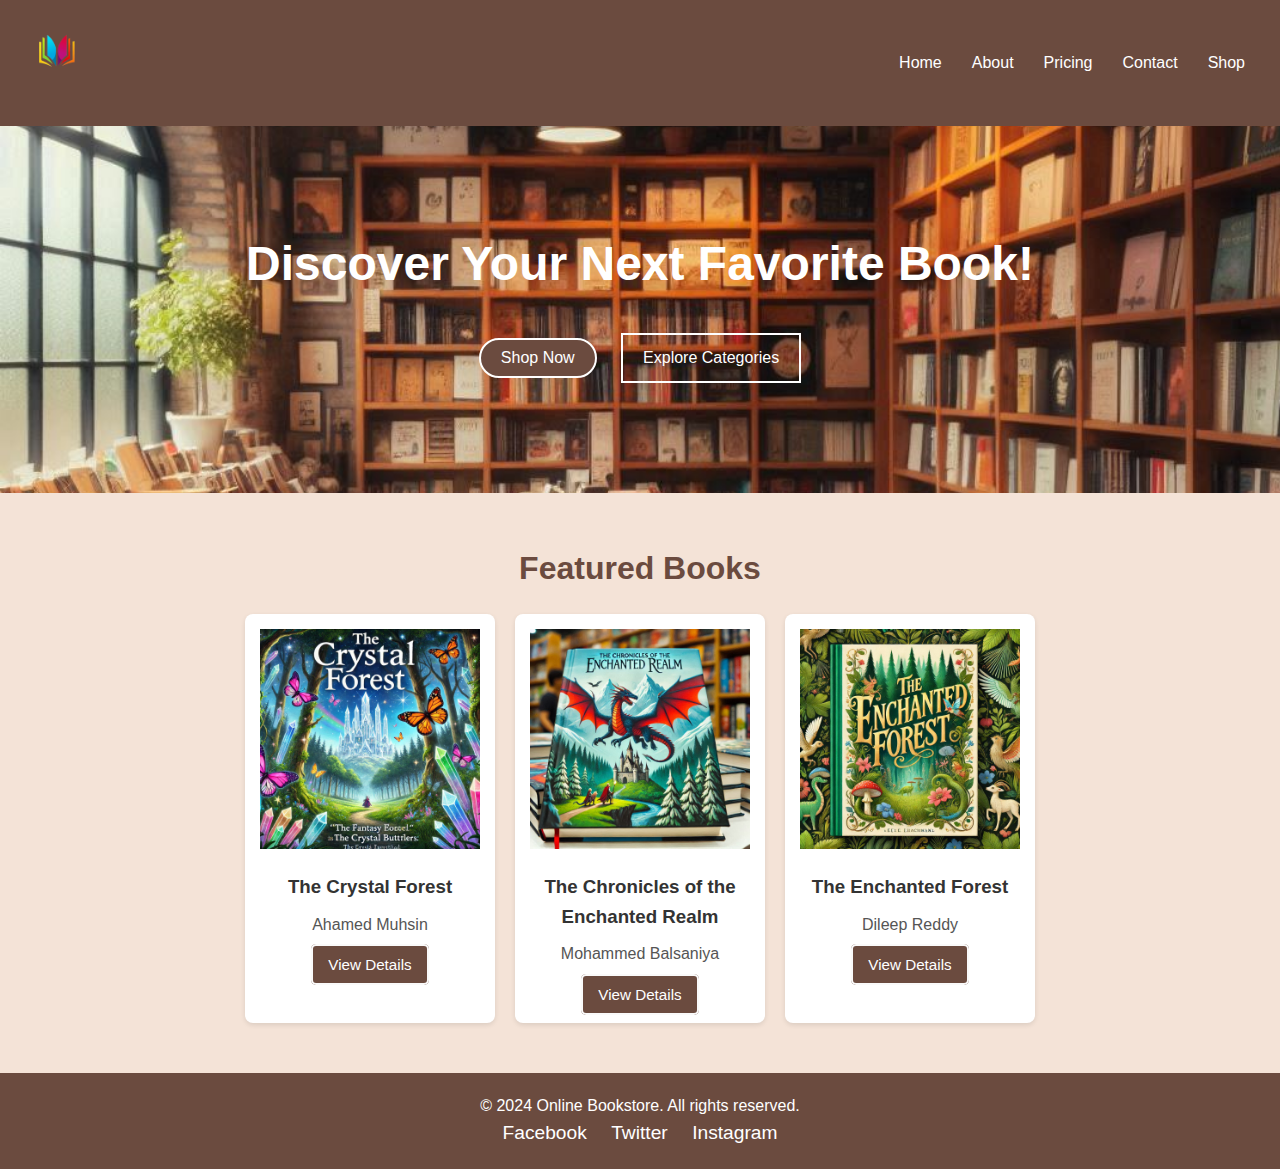
<file: index.html>
<!DOCTYPE html>
<html lang="en">
<head>
    <meta charset="UTF-8">
    <meta name="viewport" content="width=device-width, initial-scale=1.0">
    <title>Online Bookstore</title>
    <link rel="stylesheet" href="styles.css">
</head>
<body>
    <!-- Header Section -->
    <header>
        <div class="logo">
            <img src="images/logo.png" alt="logo" width="75" height="75">
        </div>
        <nav>
            <ul>
                <li><a href="#home">Home</a></li>
                <li><a href="about.html">About</a></li>
                <li><a href="pricing.html">Pricing</a></li>
                <li><a href="Contact.html">Contact</a></li>
                <li><a href="Shop.html">Shop</a></li>
            </ul>
        </nav>
    </header>

    <!-- Hero Section -->
    <section class="hero">
        <!-- <img src="images/hero-bg.jpg" alt="background"> -->
        <h1>Discover Your Next Favorite Book!</h1>
        <div class="hero-buttons">
            <a href="Shop.html" class="btn">Shop Now</a>
            <a href="#featured1" class="btn-outline">Explore Categories</a>
        </div>
    </section>

    <!-- Featured Section -->
    <section id="featured1" class="featured">
        <h2>Featured Books</h2>
        <div class="book-grid">
            <div class="book-item">
                <img src="images/book1.png" alt="Book 1">
                <h3>The Crystal Forest</h3>
                <p>Ahamed Muhsin</p>
                <a href="pricing.html" class="btn">View Details</a>
            </div>
            <div class="book-item">
                <img src="images/book2.png" alt="Book 2">
                <h3>The Chronicles of the Enchanted Realm</h3>
                <p>Mohammed Balsaniya</p>
                <a href="pricing.html" class="btn">View Details</a>
            </div>
            <div class="book-item">
                <img src="images/book3.png" alt="Book 3">
                <h3>The Enchanted Forest</h3>
                <p>Dileep Reddy</p>
                <a href="pricing.html" class="btn">View Details</a>
            </div>
        </div>
    </section>

    <!-- Footer Section -->
    <footer>
        <div class="footer-content">
            <p>&copy; 2024 Online Bookstore. All rights reserved.</p>
            <div class="social-links">
                <a href="#">Facebook</a>
                <a href="#">Twitter</a>
                <a href="#">Instagram</a>
            </div>
        </div>
    </footer>
</body>
</html>
</file>
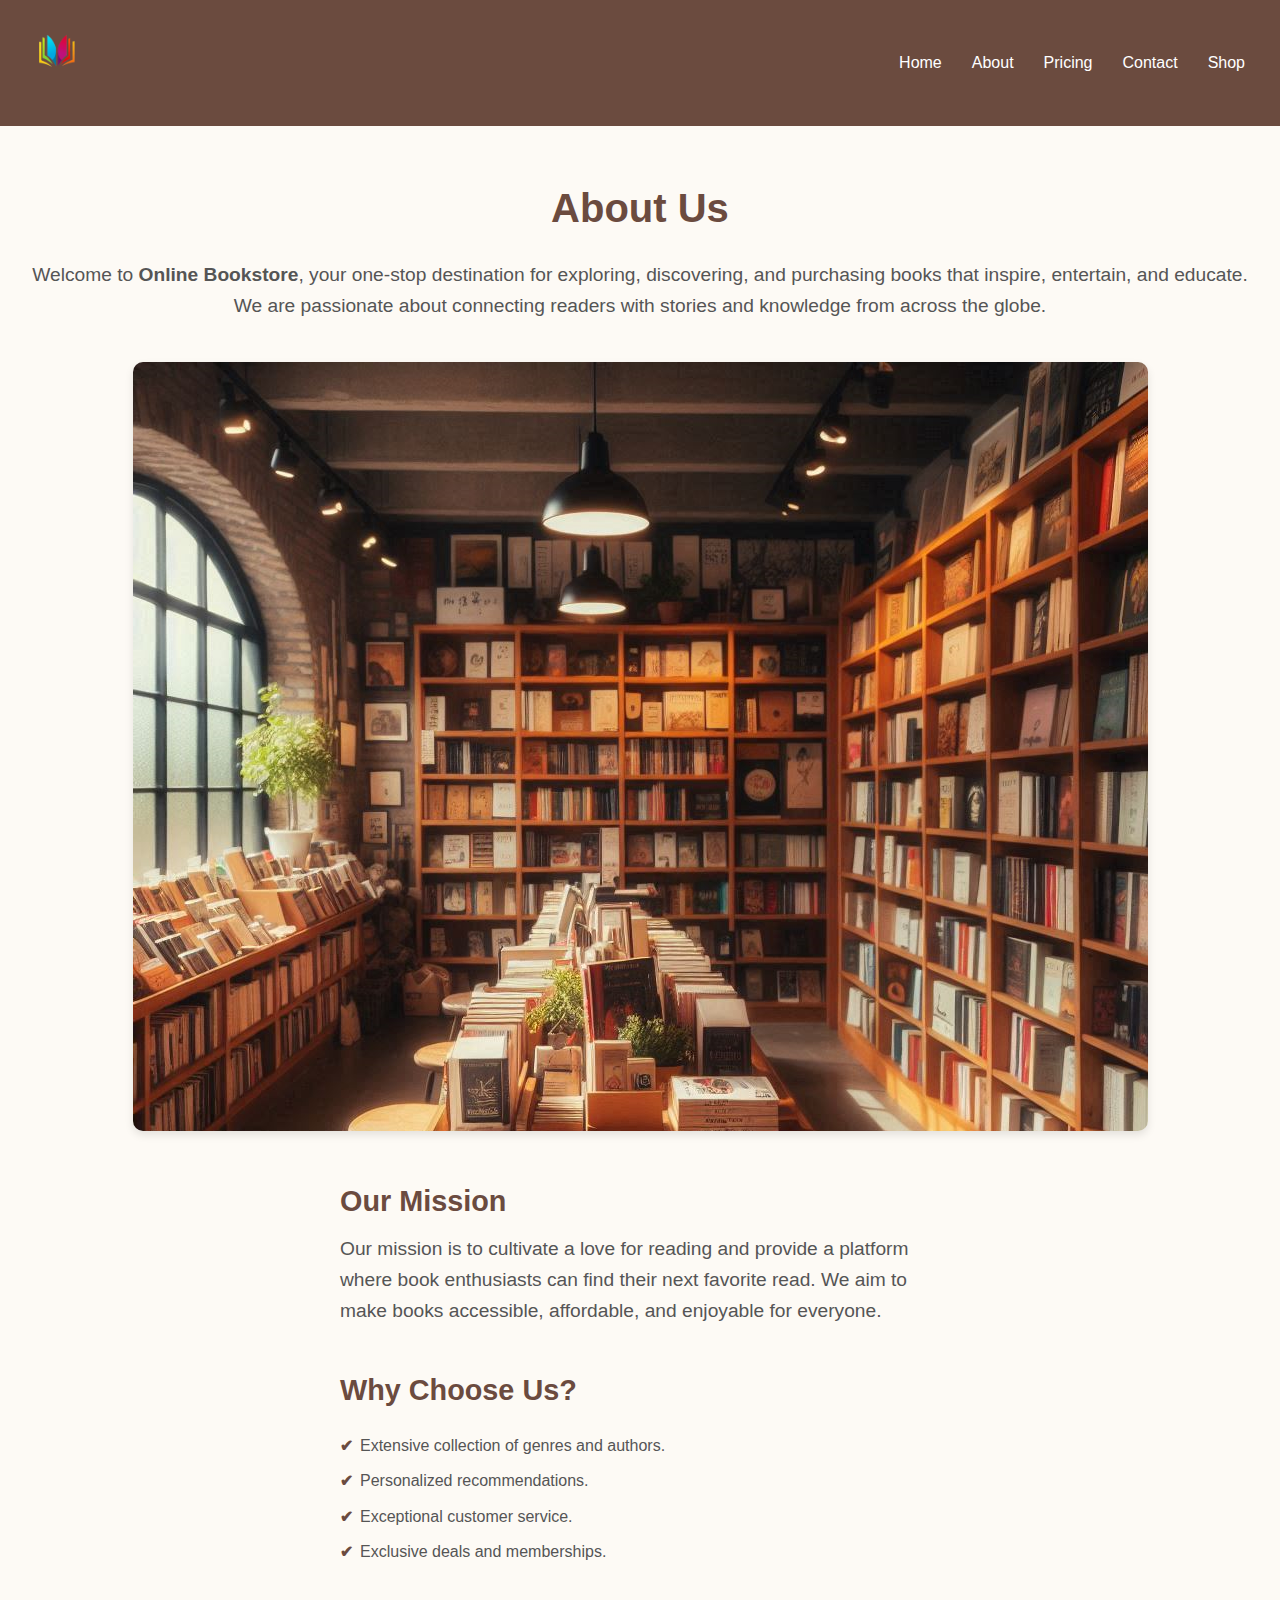
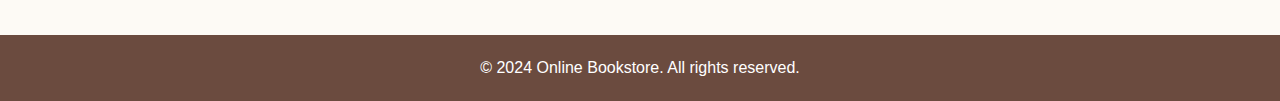
<file: about.html>
<!DOCTYPE html>
<html lang="en">
<head>
    <meta charset="UTF-8">
    <meta name="viewport" content="width=device-width, initial-scale=1.0">
    <title>About Us - Online Bookstore</title>
    <link rel="stylesheet" href="styles.css">
</head>
<body>
    <!-- Header Section -->
    <header>
        <div class="logo">
            <img src="images/logo.png" alt="logo" width="75" height="75">
        </div>
        <nav>
            <ul>
                <li><a href="index.html">Home</a></li>
                <li><a href="about.html" class="active">About</a></li>
                <li><a href="pricing.html">Pricing</a></li>
                <li><a href="contact.html">Contact</a></li>
                <li><a href="shop.html">Shop</a></li>
            </ul>
        </nav>
    </header>

    <!-- About Section -->
    <section class="about">
        <div>
            <h1>About Us</h1>
            <p>Welcome to <strong>Online Bookstore</strong>, your one-stop destination for exploring, discovering, and purchasing books that inspire, entertain, and educate. We are passionate about connecting readers with stories and knowledge from across the globe.</p>
            
            <div class="about-content">
                <div class="about-image">
                    <img src="images/hero-bg.png" alt="Books and Readers">
                </div>
                <div class="about-text">
                    <h2>Our Mission</h2>
                    <p>Our mission is to cultivate a love for reading and provide a platform where book enthusiasts can find their next favorite read. We aim to make books accessible, affordable, and enjoyable for everyone.</p>

                    <h2>Why Choose Us?</h2>
                    <ul>
                        <li>Extensive collection of genres and authors.</li>
                        <li>Personalized recommendations.</li>
                        <li>Exceptional customer service.</li>
                        <li>Exclusive deals and memberships.</li>
                    </ul>
                </div>
            </div>
        </div>
    </section>

    <!-- Footer Section -->
    <footer>
        <p>&copy; 2024 Online Bookstore. All rights reserved.</p>
    </footer>
</body>
</html>
</file>
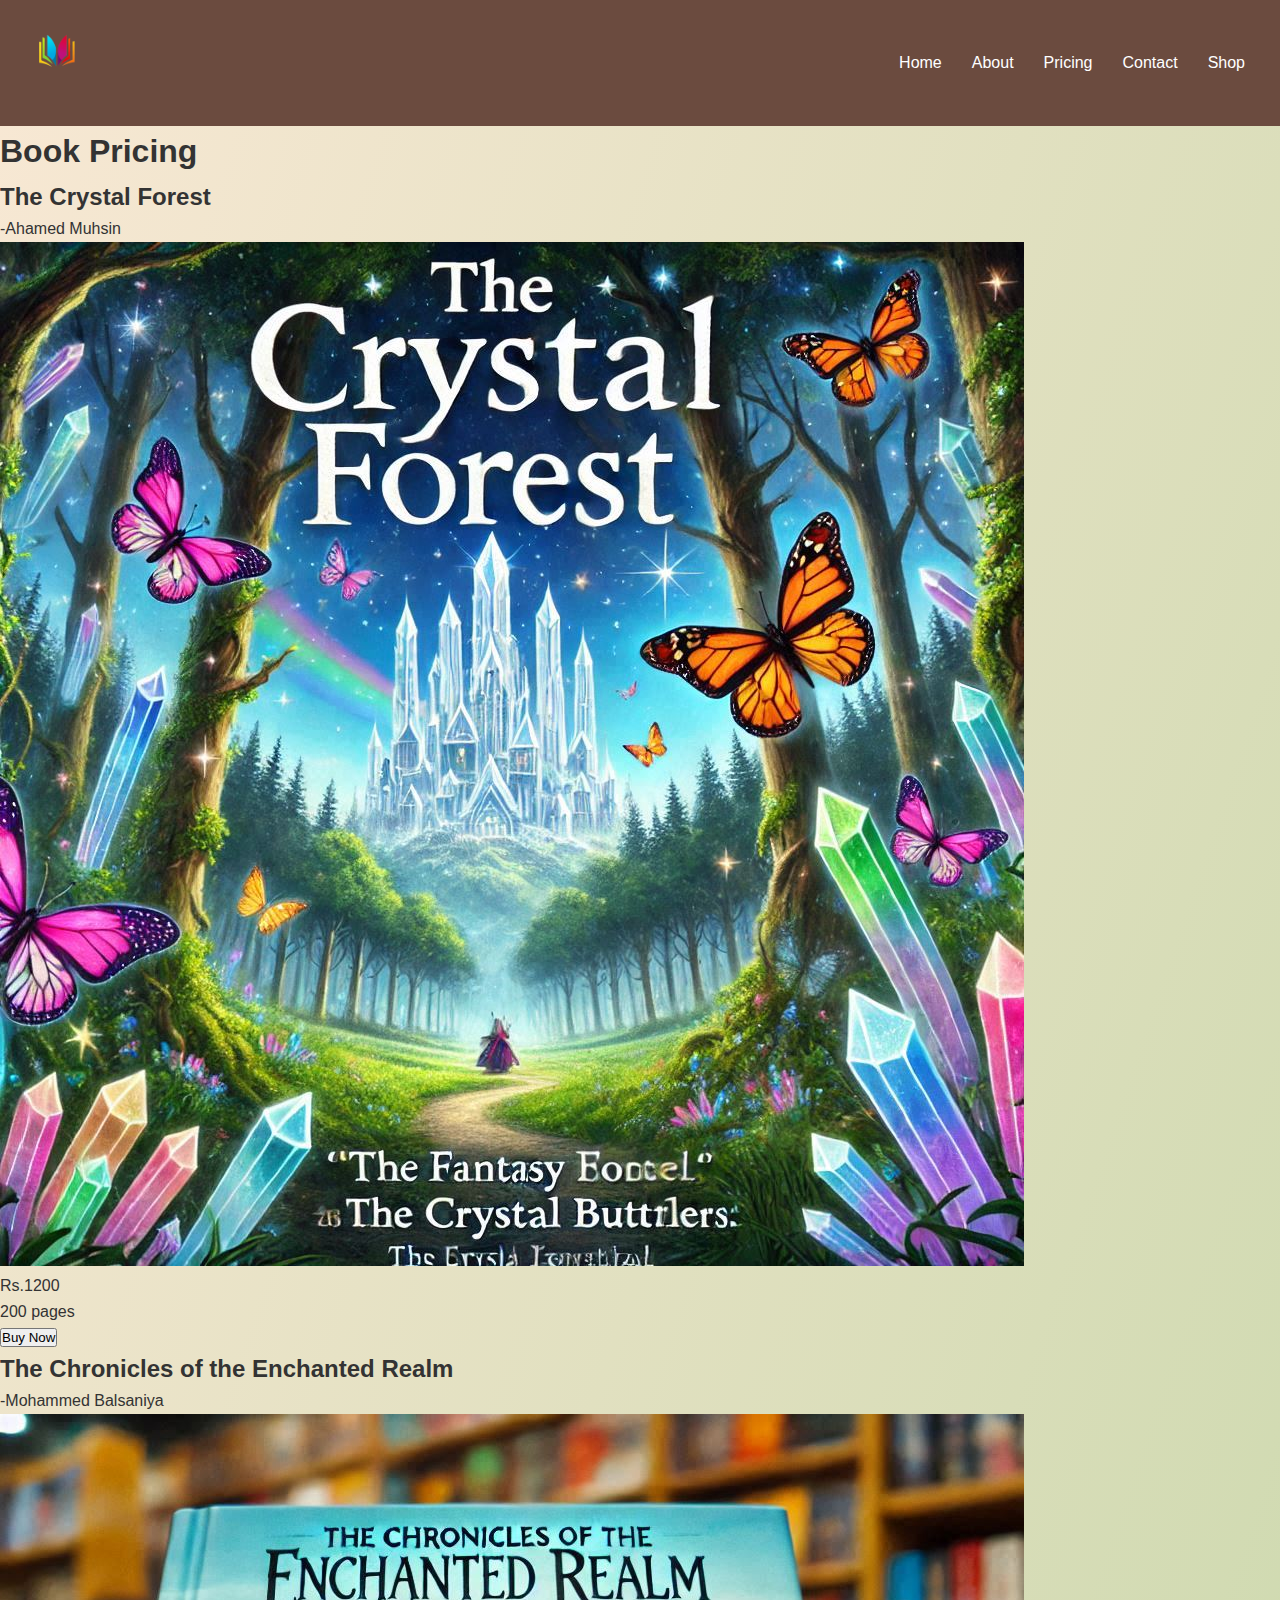
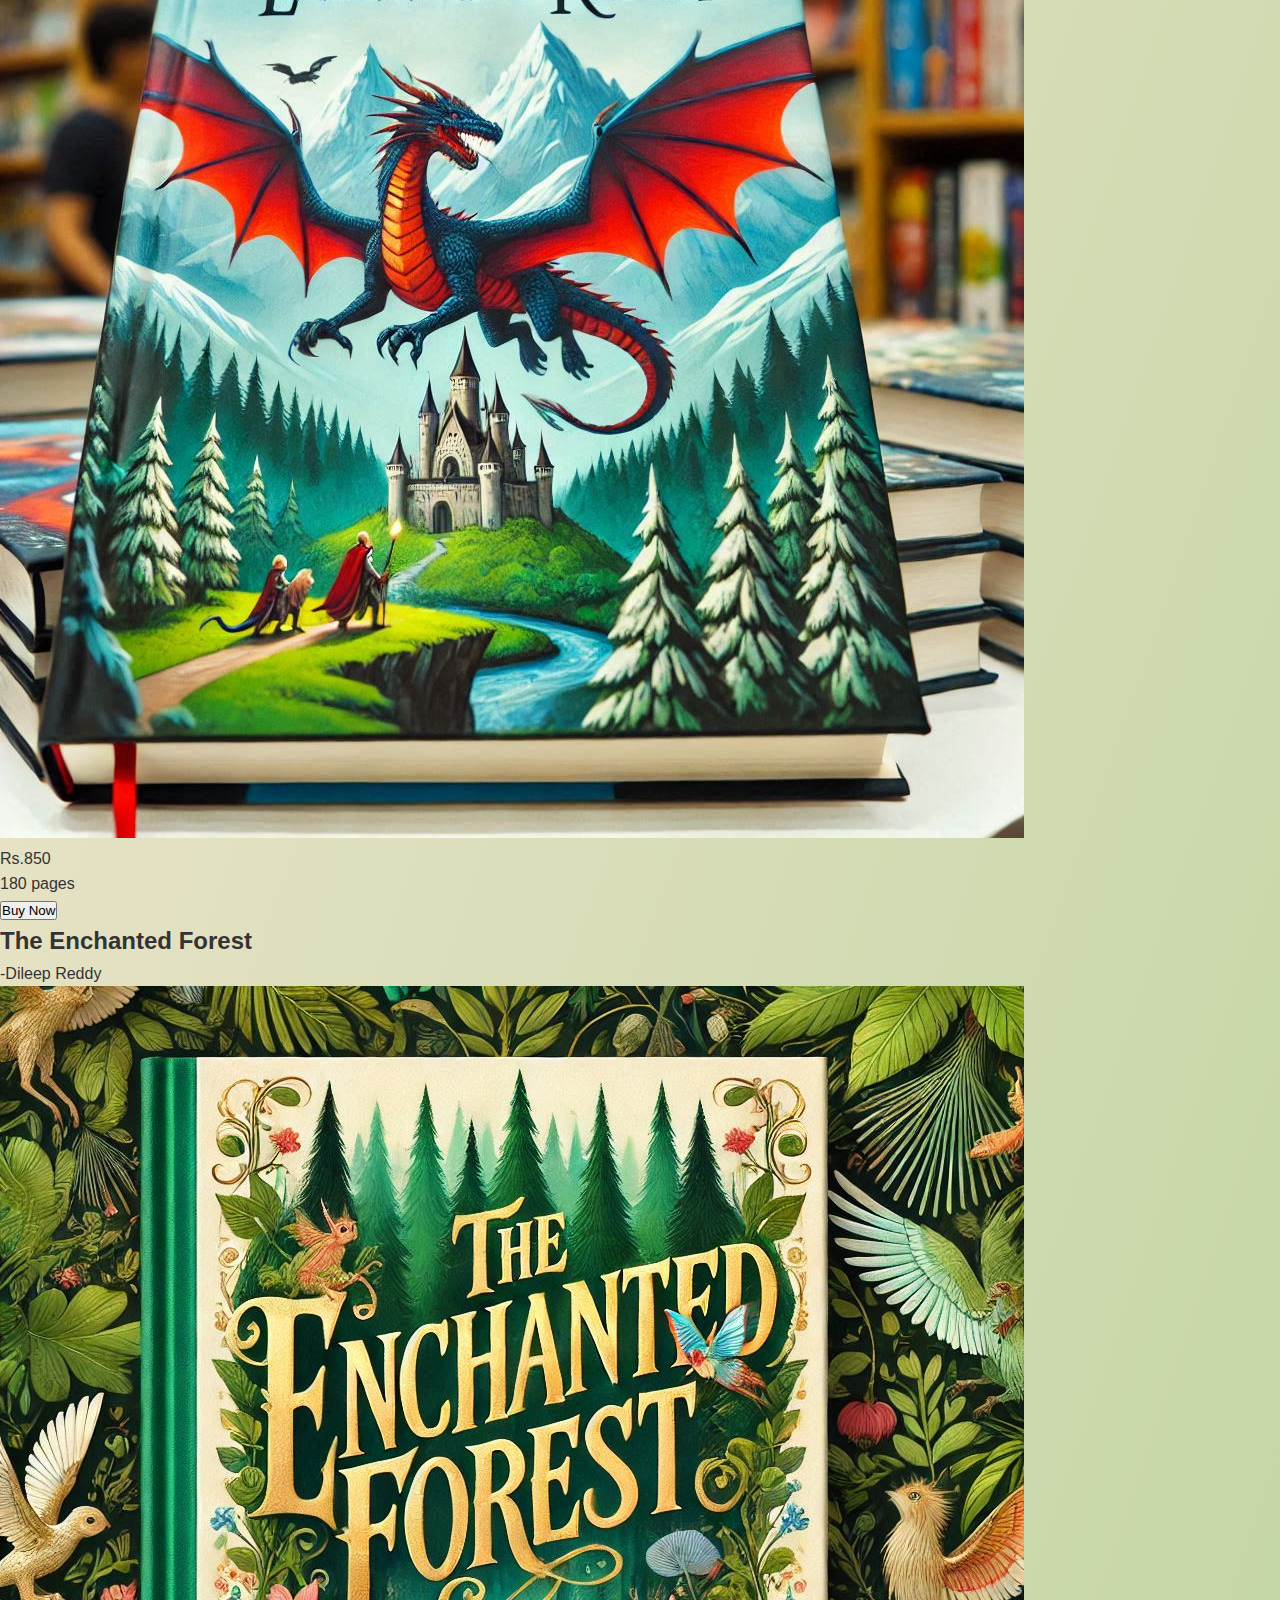
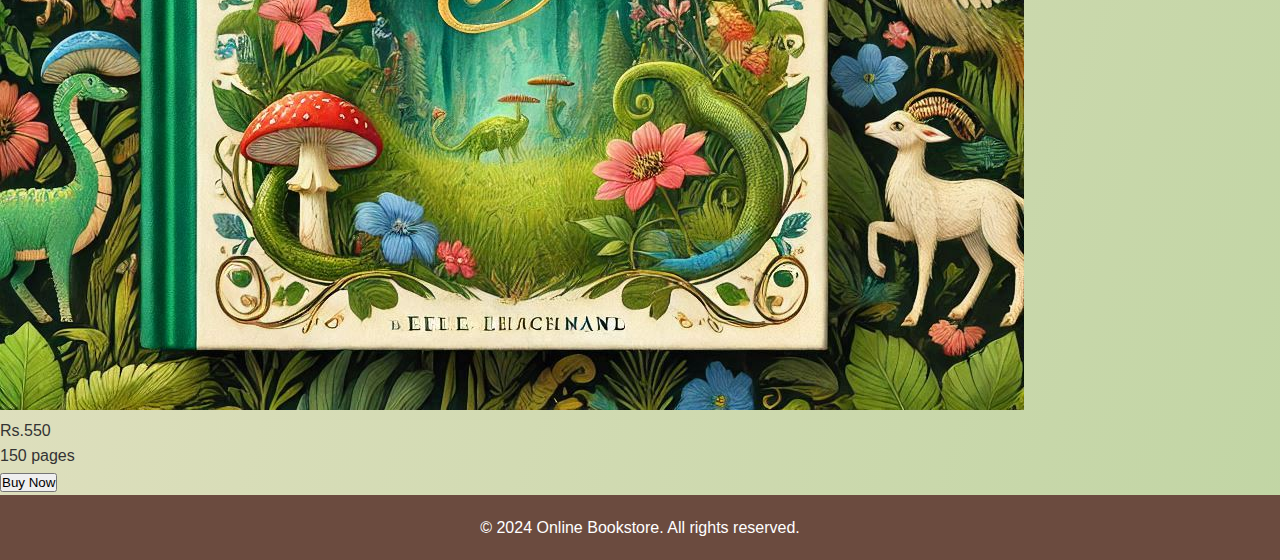
<file: pricing.html>
<!DOCTYPE html>
<html lang="en">
<head>
<meta charset="UTF-8">
<meta name="viewport" content="width=device-width, initial-scale=1.0">
<link rel="stylesheet" href="styles.css">
<title>Pricing</title>
</head>
<body>
    <header>
        <div class="logo">
            <img src="images/logo.png" alt="logo" width="75" height="75">
        </div>
        <nav>
            <ul>
                <li><a href="index.html">Home</a></li>
                <li><a href="about.html" class="active">About</a></li>
                <li><a href="pricing.html">Pricing</a></li>
                <li><a href="contact.html">Contact</a></li>
                <li><a href="shop.html">Shop</a></li>
            </ul>
        </nav>
    </header>
    <div>
        <h1>Book Pricing</h1>
        <div class="pricing-table">
            <div class="plan">
                <h2>The Crystal Forest</h2>
                <p>-Ahamed Muhsin</p>
                <img src="images/book1.png" alt="Book 1">
                <p class="price">Rs.1200</p>
                <p>200 pages</p>
                <button onclick="this.innerHTML='Successfully Purchased'">Buy Now</button>
            </div>
            <div class="plan">
                <h2>The Chronicles of the Enchanted Realm</h2>
                <p>-Mohammed Balsaniya</p>
                <img src="images/book2.png" alt="Book 2">
                <p class="price">Rs.850</p>
                <p>180 pages</p>
                <button>Buy Now</button>
            </div>
            <div class="plan">
                <h2>The Enchanted Forest</h2>
                <p>-Dileep Reddy</p>
                <img src="images/book3.png" alt="Book 3">
                <p class="price">Rs.550</p>
                <p>150 pages</p>
                <button>Buy Now</button>
            </div>
        </div>
    </div>
    <footer>
        <p>&copy; 2024 Online Bookstore. All rights reserved.</p>
    </footer>
</body>
</html>
</file>
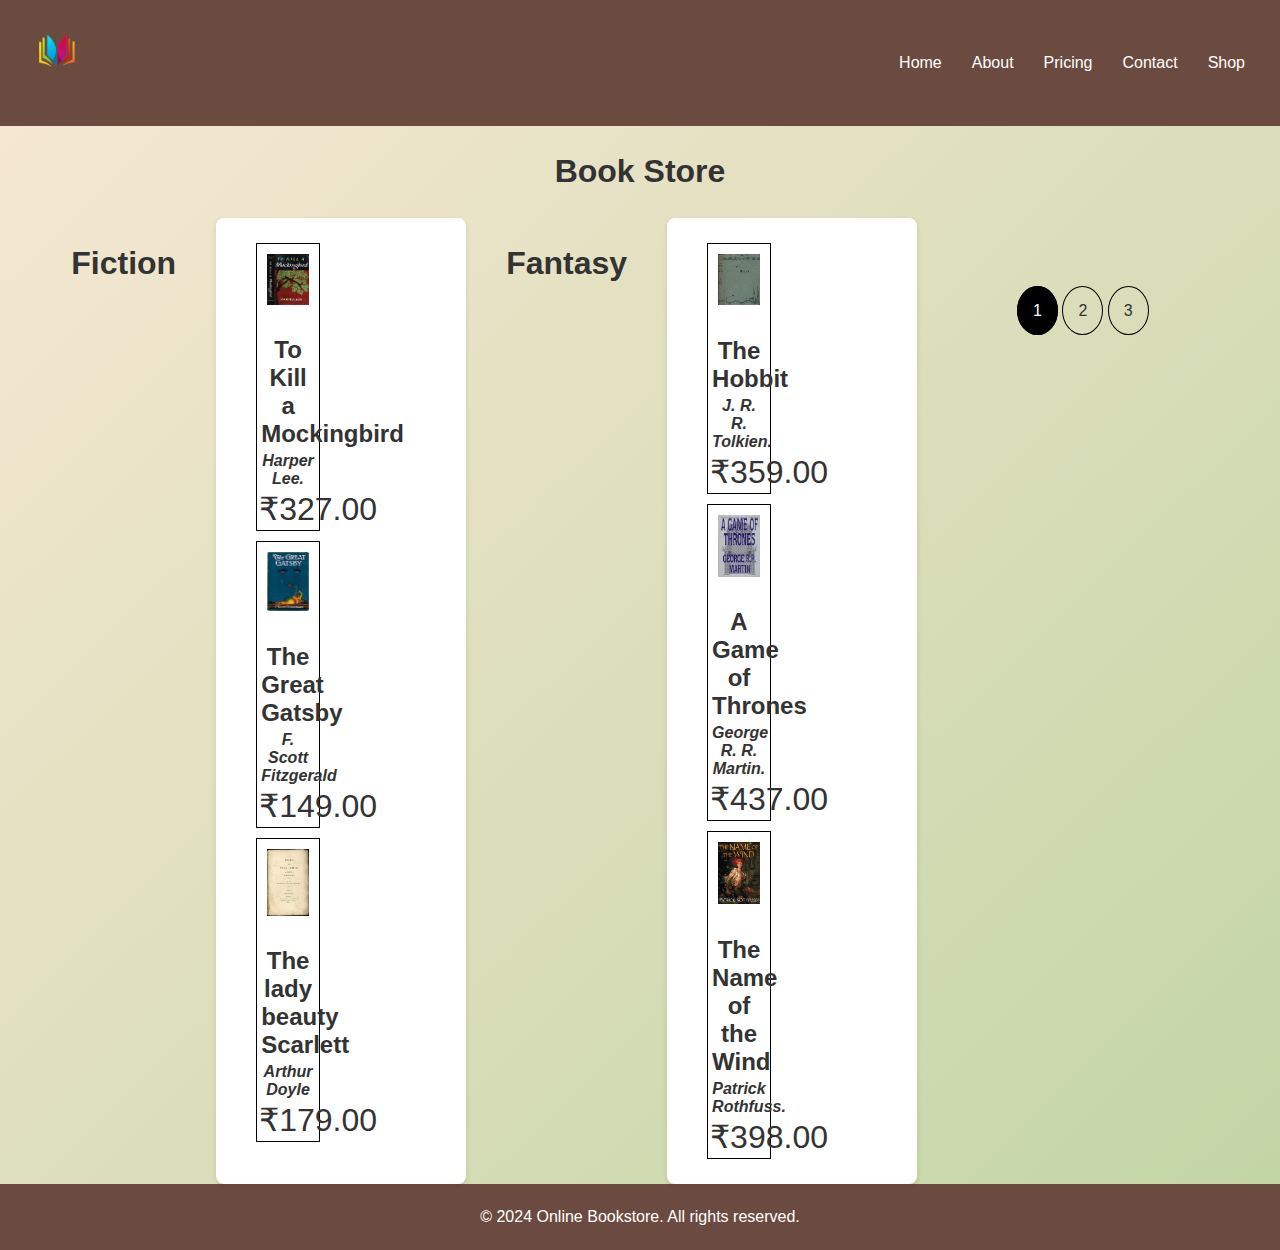
<file: Shop.html>
<!DOCTYPE html>
<html lang="en">

<head>
  <meta charset="UTF-8" />
  <meta name="viewport" content="width=device-width, initial-scale=1.0" />
  <link rel="stylesheet" href="styles.css" />
  <title>Shop</title>
</head>

<body>
  <header>
    <div class="logo">
        <img src="images/logo.png" alt="logo" width="75" height="75">
    </div>
    <nav>
        <ul>
            <li><a href="index.html">Home</a></li>
            <li><a href="about.html" class="active">About</a></li>
            <li><a href="pricing.html">Pricing</a></li>
            <li><a href="contact.html">Contact</a></li>
            <li><a href="shop.html">Shop</a></li>
        </ul>
    </nav>
</header>
  <main>
    <section>
      <h1 class="handingShop">Book Store</h1>

      <div class="book-grid">
        <h3 class="sec">Fiction</h3>

        <div class="book-item">
          <!--Card 1 -->
          <div class="card">
            <div class="bookImg">
              <img src="Asset/book1.jpg" alt="book image" />
            </div>
            <div class="bookdescription">
              <h4 class="bookName">To Kill a Mockingbird</h4>
              <h6 class="bookAuther">Harper Lee.</h6>
              <div class="bookPrice">₹327.00</div>
            </div>
          </div>
          <!--Card 2 -->
          <div class="card">
            <div class="bookImg">
              <img src="Asset/book2.jpg" alt="book image" />
            </div>
            <div class="bookdescription">
              <h4 class="bookName">The Great Gatsby </h4>
              <h6 class="bookAuther">F. Scott Fitzgerald</h6>
              <div class="bookPrice">₹149.00</div>
            </div>
          </div>
            <!--Card 3 -->
          <div class="card">
            <div class="bookImg">
              <img src="Asset/book3.jpg" alt="book image" />
            </div>
            <div class="bookdescription">
              <h4 class="bookName">The lady beauty Scarlett</h4>
              <h6 class="bookAuther">Arthur Doyle</h6>
              <div class="bookPrice">₹179.00</div>
            </div>
          </div>
        </div>
        <h3 class="sec">Fantasy</h3>
        
        <div class="book-item">
          <!--Card 1 -->
          <div class="card">

            <div class="bookImg">
              <img src="Asset/book4.jpg" alt="book img" />
            </div>
            <div class="bookdescription">
              <h4 class="bookName">The Hobbit</h4>
              <h6 class="bookAuther">J. R. R. Tolkien.</h6>
              <div class="bookPrice"> ₹359.00</div>
            </div>
          </div>
          <!--Card 2 -->
          <div class="card">
            <div class="bookImg">
              <img src="Asset/book5.jpg" alt="The lady beauty Scarlett" />
            </div>
            <div class="bookdescription">
              <h4 class="bookName">A Game of Thrones</h4>
              <h6 class="bookAuther">George R. R. Martin. </h6>
              <div class="bookPrice">₹437.00</div>
            </div>
          </div>
            <!--Card 3 -->
          <div class="card">
            <div class="bookImg">
              <img src="Asset/book6.jpg" alt="The lady beauty Scarlett" />
            </div>
            <div class="bookdescription">
              <h4 class="bookName">The Name of the Wind</h4>
              <h6 class="bookAuther"> Patrick Rothfuss.</h6>
              <div class="bookPrice">₹398.00 </div>
            </div>
          </div>
        </div>
        <div class="ShopPage">
          <ul>
            <li class="p">1</li>
            <li>2</li>
            <li>3</li>
          </ul>
        </div>
      </div>
      </div>
    </section>
  </main>

  <footer>
    <p>&copy; 2024 Online Bookstore. All rights reserved.</p>
</footer>
</body>
</html>
</file>
<file: styles.css>
@import url("https://fonts.googleapis.com/css2?family=Poppins:wght@100;200;300;400;500;600;700;800&display=swap");

body,
input,
textarea {
  font-family: "Poppins", sans-serif;
}
/* General Reset */
* {
  padding: 0;
  margin: 0;
  box-sizing: border-box;
}

/* Shop  Start*/

/* Body */

body {
  background-image: linear-gradient(to bottom right, #f8e8d4, #c1d5a4);
  background-repeat: no-repeat;
  background-size: cover;
}

/* Header  */

.headerShop {
  background-color: #f5f5f5;
  width: 100%;
}

.navShop {
  display: flex;
  align-items: center;
  justify-content: center;
  /* position: relative; */
  width: 100%;
}

.logaShop {
  width: 50%;
  position: relative;
  margin: 5px 0;
}

.logaShop img {
  width: 180px;
  height: 75px;
  border: none;
  border-radius: 50%;
  position: relative;
  left: 25px;
}

.contentShop {
  width: 75%;
  display: flex;
  align-items: center;
  justify-content: center;
  font-size: 2rem;
  font-weight: 400;
  font-style: italic;
}

/* Main */

.handingShop {
  text-align: center;
  margin: 20px;
  font-size: 2rem;
  font-weight: 700;
}

/* .book-grid {
  background-color: white;
  align-content: center;
  margin: 0 5%;
}

.book-item {
  width: 100%;
  color: black;
  display: flex;
} */

.sec {
  text-align: center;
  margin: 20px;
  font-size: 2rem;
  font-weight: 700;
}

.card {
  border: 1px solid black;
  width: 29%;
  text-align: center;
  margin: 10px 25px;
}

.bookImg {
  /* border: 1px solid black; */
  width: 100%;
  /* height: 400px; */
  background-repeat: no-repeat;
  background-size: cover;
  padding: 5px;
  position: relative;
}

.bookImg img {
  width: 80%;
  margin: 5px;
  height: 350px;
}

.bookdescription {
  padding: 2px;
  font: 1em sans-serif;
}
.bookName {
  font-size: 1.5rem;
  padding: 2px;
}

.bookAuther {
  font-size: 1rem;
  font-style: italic;
  margin: 2px;
}

.bookPrice {
  font-size: 2rem;
}

.ShopPage {
  margin: 5rem;
  text-align: center;
}
.ShopPage ul li {
  display: inline;
  border-radius: 50%;
  border: 1px solid black;
  padding: 15px;
}

.p{
  background-color: black;
  color: white;
}

/* Footer */
 footer{
  text-align: center;
  font-size: 1em;
 }
/* Shop End */
body {
    font-family: Arial, sans-serif;
    line-height: 1.6;
    background-color: #fdfaf5;
    color: #333;
}

/* Header Section */
header {
  display: flex;
  justify-content: space-between;
  align-items: center;
  padding: 20px;
  background-color: #6b4b3f;
  color: #fff;
}

header .logo {
  font-size: 24px;
  font-weight: bold;
}

header nav ul {
  list-style: none;
  display: flex;
}

header nav ul li {
  margin: 0 15px;
}

header nav ul li a {
  text-decoration: none;
  color: #fff;
  transition: color 0.3s;
}

header nav ul li a:hover {
  color: #f4e3d7;
}
/* Hero Section */
.hero {
    text-align: center;
    background: url('images/hero-bg.png') no-repeat center center/cover;
    padding: 100px 20px;
    color: #fff;
}

.hero h1 {
    font-size: 3rem;
    margin-bottom: 20px;
}

.hero-buttons .btn,
.hero-buttons .btn-outline {
    display: inline-block;
    padding: 10px 20px;
    margin: 10px;
    border: 2px solid #fff;
    color: #fff;
    text-decoration: none;
    font-size: 1rem;
    transition: 0.3s;
}

.hero-buttons .btn {
    background-color: #6b4b3f;
}

.hero-buttons .btn:hover,
.hero-buttons .btn-outline:hover {
    background-color: #fff;
    color: #6b4b3f;
}

/* Featured Section */
.featured {
  text-align: center;
  padding: 50px 20px;
  background-color: #f4e3d7;
}

.featured h2 {
  margin-bottom: 20px;
  font-size: 2rem;
  color: #6b4b3f;
}

.book-grid {
  display: flex;
  justify-content: center;
  gap: 20px;
}

.book-item {
  background-color: #fff;
  padding: 15px;
  border-radius: 8px;
  box-shadow: 0 2px 5px rgba(0, 0, 0, 0.1);
  text-align: center;
  width: 250px;
}

.book-item img {
  max-width: 100%;
  height: auto;
  margin-bottom: 15px;
}

.book-item h3 {
  margin-bottom: 10px;
}

.book-item p {
  margin-bottom: 15px;
  color: #555;
}

.book-item .btn {
  background-color: #6b4b3f;
  color: #fff;
  text-decoration: none;
  padding: 10px 15px;
  border-radius: 5px;
  transition: background 0.3s;
}

.book-item .btn:hover {
  background-color: #4d362a;
}

/* Footer Section */
footer {
    text-align: center;
    padding: 20px;
    background-color: #6b4b3f;
    color: #fff;
}

footer .social-links a {
    color: #fff;
    margin: 0 10px;
    text-decoration: none;
    font-size: 1.2rem;
    transition: color 0.3s;
}

footer .social-links a:hover {
    color: #f4e3d7;
}
/* About Section */
.about {
  padding: 50px 20px;
  text-align: center;
  background-color: #fdfaf5;
}

.about h1 {
  font-size: 2.5rem;
  color: #6b4b3f;
  margin-bottom: 20px;
}

.about p {
  font-size: 1.2rem;
  color: #555;
  margin-bottom: 40px;
  line-height: 1.6;
}

.about-content {
  display: flex;
  justify-content: center;
  align-items: center;
  flex-wrap: wrap;
  gap: 40px;
}

.about-image img {
  max-width: 100%;
  border-radius: 10px;
  box-shadow: 0 4px 8px rgba(0, 0, 0, 0.1);
}

.about-text {
  max-width: 600px;
  text-align: left;
}

.about-text h2 {
  font-size: 1.8rem;
  color: #6b4b3f;
  margin-bottom: 10px;
}

.about-text ul {
  list-style: none;
  padding: 0;
  margin: 20px 0;
}

.about-text ul li {
  font-size: 1rem;
  color: #555;
  margin-bottom: 10px;
  position: relative;
  padding-left: 20px;
}

.about-text ul li::before {
  content: "✔";
  position: absolute;
  left: 0;
  color: #6b4b3f;
  font-weight: bold;
}

.container {
  position: relative;
  width: 100%;
  min-height: 100vh;
  padding: 2rem;
  background-color: #fafafa;
  overflow: hidden;
  display: flex;
  align-items: center;
  justify-content: center;
}

.form {
  width: 100%;
  max-width: 820px;
  background-color: #fff;
  border-radius: 10px;
  box-shadow: 0 0 20px 1px rgba(0, 0, 0, 0.1);
  z-index: 1000;
  overflow: hidden;
  display: grid;
  grid-template-columns: repeat(2, 1fr);
}

.contact-form {
  background-color: #1abc9c;
  position: relative;
}

.circle {
  border-radius: 50%;
  background: linear-gradient(135deg, transparent 20%, #149279);
  position: absolute;
}

.circle.one {
  width: 130px;
  height: 130px;
  top: 130px;
  right: -40px;
}

.circle.two {
  width: 80px;
  height: 80px;
  top: 10px;
  right: 30px;
}

.contact-form:before {
  content: "";
  position: absolute;
  width: 26px;
  height: 26px;
  background-color: #1abc9c;
  transform: rotate(45deg);
  top: 50px;
  left: -13px;
}

form {
  padding: 2.3rem 2.2rem;
  z-index: 10;
  overflow: hidden;
  position: relative;
}

.title {
  color: #fff;
  font-weight: 500;
  font-size: 1.5rem;
  line-height: 1;
  margin-bottom: 0.7rem;
}

.input-container {
  position: relative;
  margin: 1rem 0;
}

.input {
  width: 100%;
  outline: none;
  border: 2px solid #fafafa;
  background: none;
  padding: 0.6rem 1.2rem;
  color: #fff;
  font-weight: 500;
  font-size: 0.95rem;
  letter-spacing: 0.5px;
  border-radius: 25px;
  transition: 0.3s;
}

textarea.input {
  padding: 0.8rem 1.2rem;
  min-height: 150px;
  border-radius: 22px;
  resize: none;
  overflow-y: auto;
}

.input-container label {
  position: absolute;
  top: 50%;
  left: 15px;
  transform: translateY(-50%);
  padding: 0 0.4rem;
  color: #fafafa;
  font-size: 0.9rem;
  font-weight: 400;
  pointer-events: none;
  z-index: 1000;
  transition: 0.5s;
}

.input-container.textarea label {
  top: 1rem;
  transform: translateY(0);
}

.btn {
  padding: 0.6rem 1.3rem;
  background-color: #fff;
  border: 2px solid #fafafa;
  font-size: 0.95rem;
  color: #1abc9c;
  line-height: 1;
  border-radius: 25px;
  outline: none;
  cursor: pointer;
  transition: 0.3s;
  margin: 0;
}

.btn:hover {
  background-color: transparent;
  color: #fff;
}

.input-container span {
  position: absolute;
  top: 0;
  left: 25px;
  transform: translateY(-50%);
  font-size: 0.8rem;
  padding: 0 0.4rem;
  color: transparent;
  pointer-events: none;
  z-index: 500;
}

.input-container span:before,
.input-container span:after {
  content: "";
  position: absolute;
  width: 10%;
  opacity: 0;
  transition: 0.3s;
  height: 5px;
  background-color: #1abc9c;
  top: 50%;
  transform: translateY(-50%);
}

.input-container span:before {
  left: 50%;
}

.input-container span:after {
  right: 50%;
}

.input-container.focus label {
  top: 0;
  transform: translateY(-50%);
  left: 25px;
  font-size: 0.8rem;
}

.input-container.focus span:before,
.input-container.focus span:after {
  width: 50%;
  opacity: 1;
}

.contact-info {
  padding: 2.3rem 2.2rem;
  position: relative;
}

.contact-info .title {
  color: #1abc9c;
}

.text {
  color: #333;
  margin: 1.5rem 0 2rem 0;
}

.information {
  display: flex;
  color: #555;
  margin: 0.7rem 0;
  align-items: center;
  font-size: 0.95rem;
}

.icon {
  width: 28px;
  margin-right: 0.7rem;
}

.social-media {
  padding: 2rem 0 0 0;
}

.social-media p {
  color: #333;
}

.social-icons {
  display: flex;
  margin-top: 0.5rem;
}

.social-icons a {
  width: 35px;
  height: 35px;
  border-radius: 5px;
  background: linear-gradient(45deg, #1abc9c, #149279);
  color: #fff;
  text-align: center;
  line-height: 35px;
  margin-right: 0.5rem;
  transition: 0.3s;
}

.social-icons a:hover {
  transform: scale(1.05);
}

.contact-info:before {
  content: "";
  position: absolute;
  width: 110px;
  height: 100px;
  border: 22px solid #1abc9c;
  border-radius: 50%;
  bottom: -77px;
  right: 50px;
  opacity: 0.3;
}

.big-circle {
  position: absolute;
  width: 500px;
  height: 500px;
  border-radius: 50%;
  background: linear-gradient(to bottom, #1cd4af, #159b80);
  bottom: 50%;
  right: 50%;
  transform: translate(-40%, 38%);
}

.big-circle:after {
  content: "";
  position: absolute;
  width: 360px;
  height: 360px;
  background-color: #fafafa;
  border-radius: 50%;
  top: calc(50% - 180px);
  left: calc(50% - 180px);
}

.square {
  position: absolute;
  height: 400px;
  top: 50%;
  left: 50%;
  transform: translate(181%, 11%);
  opacity: 0.2;
}

@media (max-width: 850px) {
  .form {
    grid-template-columns: 1fr;
  }

  .contact-info:before {
    bottom: initial;
    top: -75px;
    right: 65px;
    transform: scale(0.95);
  }

  .contact-form:before {
    top: -13px;
    left: initial;
    right: 70px;
  }

  .square {
    transform: translate(140%, 43%);
    height: 350px;
  }

  .big-circle {
    bottom: 75%;
    transform: scale(0.9) translate(-40%, 30%);
    right: 50%;
  }

  .text {
    margin: 1rem 0 1.5rem 0;
  }

  .social-media {
    padding: 1.5rem 0 0 0;
  }
}

@media (max-width: 480px) {
  .container {
    padding: 1.5rem;
  }

  .contact-info:before {
    display: none;
  }

  .square,
  .big-circle {
    display: none;
  }

  form,
  .contact-info {
    padding: 1.7rem 1.6rem;
  }

  .text,
  .information,
  .social-media p {
    font-size: 0.8rem;
  }

  .title {
    font-size: 1.15rem;
  }

  .social-icons a {
    width: 30px;
    height: 30px;
    line-height: 30px;
  }

  .icon {
    width: 23px;
  }

  .input {
    padding: 0.45rem 1.2rem;
  }

  .btn {
    padding: 0.45rem 1.2rem;
  }
}
</file>
